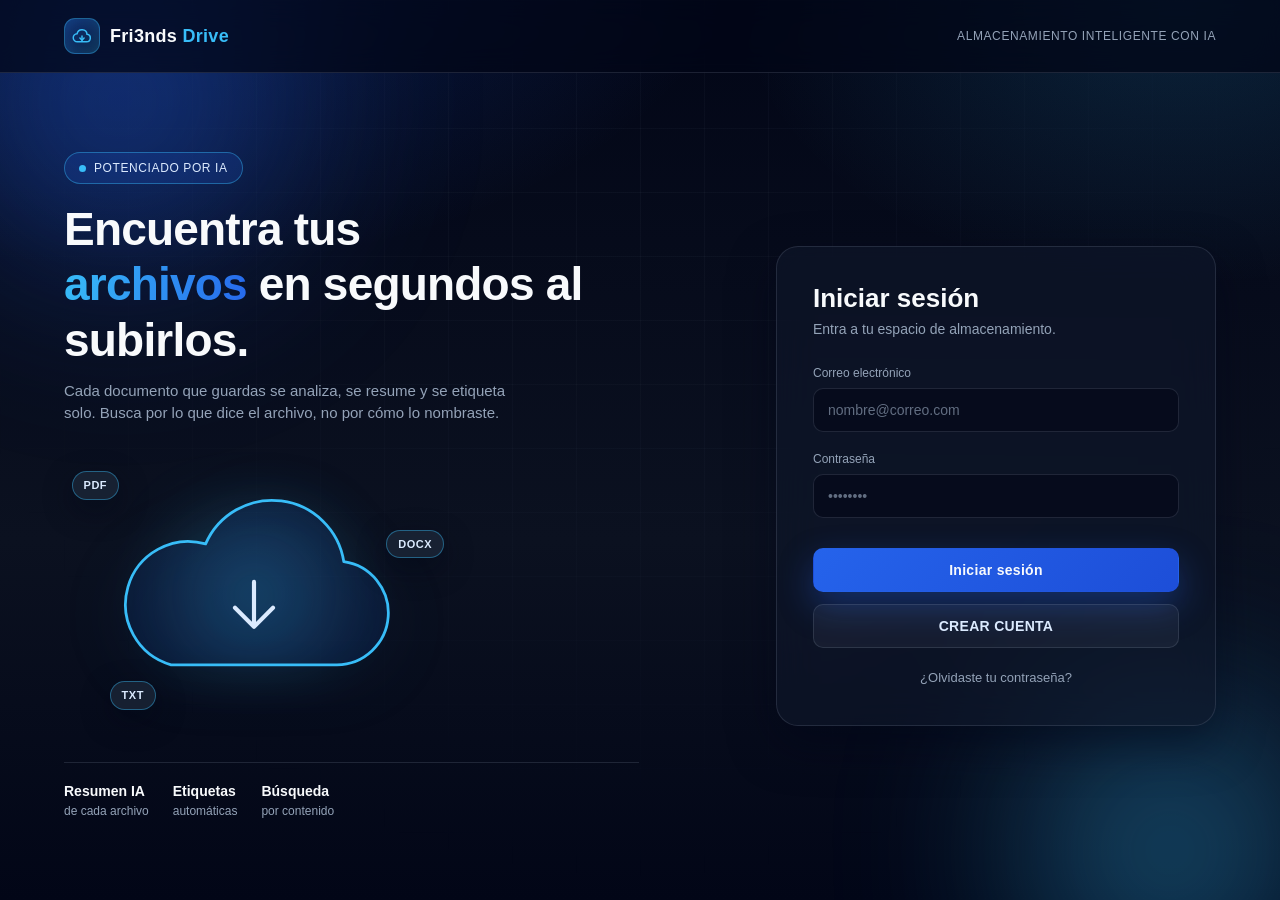
<file: Fri3ndsDrive.Frontend/index.html>
<!DOCTYPE html>
<html lang="es">
<head>
    <meta charset="UTF-8">
    <meta name="viewport" content="width=device-width, initial-scale=1.0">
    <title>Fri3nds Drive | Iniciar sesión</title>
    <link rel="stylesheet" href="styles.css">
</head>
<body>

    <!-- ===== Fondo ambiental (luces de la nube) ===== -->
    <div class="fondo-ambiental" aria-hidden="true">
        <span class="orbe orbe-a"></span>
        <span class="orbe orbe-b"></span>
        <span class="rejilla"></span>
    </div>

    <!-- ===== Navbar fija ===== -->
    <nav class="navbar">
        <div class="navbar-inner">
            <a class="logo" href="index.html">
                <span class="logo-mark" aria-hidden="true">
                    <svg viewBox="0 0 24 24" fill="none" stroke="currentColor" stroke-width="1.8"
                         stroke-linecap="round" stroke-linejoin="round">
                        <path d="M17.5 19a4.5 4.5 0 0 0 .5-8.97A6 6 0 0 0 6.1 9.4 3.8 3.8 0 0 0 6.5 19z"/>
                        <path d="M12 12v5"/>
                        <path d="M9.5 14.5 12 17l2.5-2.5"/>
                    </svg>
                </span>
                <span class="logo-texto">Fri3nds <b>Drive</b></span>
            </a>
            <div class="nav-text">Almacenamiento inteligente con IA</div>
        </div>
    </nav>

    <!-- ===== Pantalla de inicio de sesión ===== -->
    <!-- IMPORTANTE: app.js oculta/muestra este bloque con .login-page (display: grid) -->
    <main class="login-page">

        <!-- Columna izquierda: hero -->
        <section class="login-hero">
            <span class="badge">
                <span class="badge-punto"></span>
                Potenciado por IA
            </span>

            <h1>Encuentra tus<br><span class="degradado"> archivos </span>en segundos al subirlos.</h1>

            <p class="hero-texto">
                Cada documento que guardas se analiza, se resume y se etiqueta solo.
                Busca por lo que dice el archivo, no por cómo lo nombraste.
            </p>

            <!-- Firma visual: nodos de archivo orbitando la nube -->
            <div class="nube-escena" aria-hidden="true">
                <div class="nube-glow"></div>
                <svg class="nube-svg" viewBox="0 0 220 130" role="presentation">
                    <path class="nube-trazo"
                          d="M62 108h96a30 30 0 0 0 4-59.7A42 42 0 0 0 82 38 26 26 0 0 0 62 108z"/>
                    <path class="nube-flecha" d="M110 60v26M99 75l11 11 11-11"/>
                </svg>
                <span class="nodo nodo-1">PDF</span>
                <span class="nodo nodo-2">DOCX</span>
                <span class="nodo nodo-3">TXT</span>
            </div>

            <ul class="hero-datos">
                <li><strong>Resumen IA</strong><span>de cada archivo</span></li>
                <li><strong>Etiquetas</strong><span>automáticas</span></li>
                <li><strong>Búsqueda</strong><span>por contenido</span></li>
            </ul>
        </section>

        <!-- Columna derecha: tarjeta de acceso -->
        <section class="login-card">
            <header class="card-header">
                <h2>Iniciar sesión</h2>
                <p>Entra a tu espacio de almacenamiento.</p>
            </header>

            <div class="campo">
                <label for="correoLogin">Correo electrónico</label>
                <input type="email" id="correoLogin" placeholder="nombre@correo.com" autocomplete="email">
            </div>

            <div class="campo">
                <label for="passwordLogin">Contraseña</label>
                <input type="password" id="passwordLogin" placeholder="••••••••" autocomplete="current-password">
            </div>

            <button class="btn btn-primario" onclick="iniciarSesion()">Iniciar sesión</button>

            <button class="btn btn-secundario" onclick="abrirRegistro()">CREAR CUENTA</button>

            <button class="btn-link" onclick="abrirRecuperacion()">¿Olvidaste tu contraseña?</button>

            <!-- app.js escribe aquí el resultado del login -->
            <p class="mensaje" id="mensajeLogin"></p>
        </section>

    </main>

    <!-- ===== Dashboard (oculto hasta iniciar sesión) ===== -->
    <section class="dashboard" id="dashboard">

        <div class="dashboard-header">
            <div class="dashboard-bienvenida">
                <span class="eyebrow">Panel de archivos</span>
                <!-- app.js escribe "Bienvenido, {nombre}" aquí -->
                <h2 id="usuarioTexto">Usuario conectado</h2>
            </div>
            <button class="btn btn-salir" onclick="cerrarSesion()">Cerrar sesión</button>
        </div>

        <div class="tools-grid">

            <!-- Subir archivo -->
            <article class="tool-card">
                <div class="tool-icono" aria-hidden="true">
                    <svg viewBox="0 0 24 24" fill="none" stroke="currentColor" stroke-width="1.8"
                         stroke-linecap="round" stroke-linejoin="round">
                        <path d="M12 16V6"/><path d="m8 10 4-4 4 4"/>
                        <path d="M20 16.5V19a2 2 0 0 1-2 2H6a2 2 0 0 1-2-2v-2.5"/>
                    </svg>
                </div>
                <h3>Subir archivo</h3>
                <p class="tool-texto">La IA lo resume y lo etiqueta al terminar la carga.</p>

                <!-- Zona de selección: el input real conserva el id "archivo" -->
                <label class="dropzone" for="archivo">
                    <span class="dropzone-titulo">Selecciona un archivo</span>
                    <span class="dropzone-nombre" id="nombreArchivoSeleccionado">Ningún archivo seleccionado</span>
                    <input type="file" id="archivo">
                </label>

                <button class="btn btn-primario" onclick="subirArchivo()">Subir archivo</button>
            </article>

            <!-- Búsqueda inteligente -->
            <article class="tool-card">
                <div class="tool-icono" aria-hidden="true">
                    <svg viewBox="0 0 24 24" fill="none" stroke="currentColor" stroke-width="1.8"
                         stroke-linecap="round" stroke-linejoin="round">
                        <circle cx="11" cy="11" r="7"/><path d="m20 20-3.5-3.5"/>
                    </svg>
                </div>
                <h3>Búsqueda inteligente</h3>
                <p class="tool-texto">Busca por nombre, etiqueta o contenido del documento.</p>

                <div class="campo">
                    <input type="text" id="textoBusqueda" placeholder="Ej. factura, contrato, reporte...">
                </div>

                <div class="tool-acciones">
                    <button class="btn btn-primario" onclick="buscarArchivos()">Buscar</button>
                    <button class="btn btn-secundario" onclick="cargarArchivos()">Ver todos</button>
                </div>
            </article>

        </div>

        <h3 class="section-title">Mis archivos</h3>

        <!-- app.js pinta aquí las tarjetas de archivo -->
        <div id="listaArchivos" class="file-list"></div>

    </section>

    <!-- ===== Avisos flotantes (reemplazan a los alert feos) ===== -->
    <div id="toastZona" class="toast-zona" aria-live="polite"></div>

    <!-- ===== Confirmación visual al eliminar ===== -->
    <div id="modalConfirmar" class="modal-fondo" role="dialog" aria-modal="true">
        <div class="modal-card">
            <h3 id="modalTitulo">Eliminar archivo</h3>
            <p id="modalTexto">Esta acción no se puede deshacer.</p>
            <div class="modal-acciones">
                <button class="btn btn-secundario" id="modalCancelar">Cancelar</button>
                <button class="btn btn-peligro" id="modalAceptar">Eliminar</button>
            </div>
        </div>
    </div>

    <script src="app.js"></script>
</body>
</html>
</file>
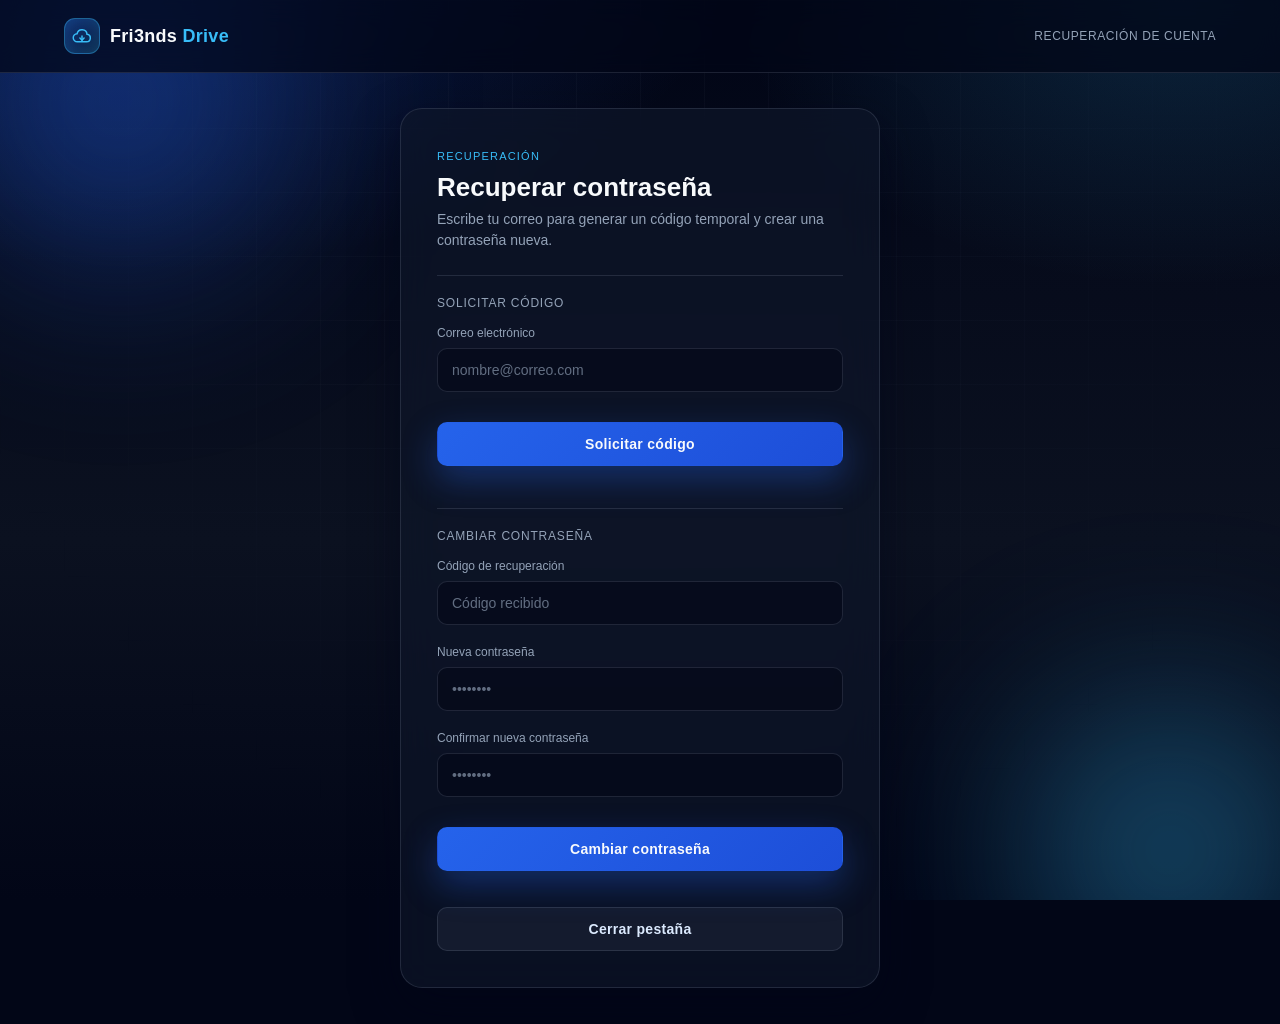
<file: Fri3ndsDrive.Frontend/recuperacion.html>
<!DOCTYPE html>
<html lang="es">
<head>
    <meta charset="UTF-8">
    <meta name="viewport" content="width=device-width, initial-scale=1.0">
    <title>Fri3nds Drive | Recuperar contraseña</title>
    <link rel="stylesheet" href="styles.css">
</head>
<body>

    <div class="fondo-ambiental" aria-hidden="true">
        <span class="orbe orbe-a"></span>
        <span class="orbe orbe-b"></span>
        <span class="rejilla"></span>
    </div>

    <nav class="navbar">
        <div class="navbar-inner">
            <a class="logo" href="index.html">
                <span class="logo-mark" aria-hidden="true">
                    <svg viewBox="0 0 24 24" fill="none" stroke="currentColor" stroke-width="1.8"
                         stroke-linecap="round" stroke-linejoin="round">
                        <path d="M17.5 19a4.5 4.5 0 0 0 .5-8.97A6 6 0 0 0 6.1 9.4 3.8 3.8 0 0 0 6.5 19z"/>
                        <path d="M12 12v5"/><path d="M9.5 14.5 12 17l2.5-2.5"/>
                    </svg>
                </span>
                <span class="logo-texto">Fri3nds <b>Drive</b></span>
            </a>
            <div class="nav-text">Recuperación de cuenta</div>
        </div>
    </nav>

    <main class="form-page">
        <section class="form-card">

            <span class="eyebrow">Recuperación</span>
            <h2>Recuperar contraseña</h2>
            <p class="form-description">
                Escribe tu correo para generar un código temporal y crear una contraseña nueva.
            </p>

            <!-- Paso 1: solicitar código -->
            <div class="bloque-paso">
                <span class="paso-etiqueta">Solicitar código</span>

                <div class="campo">
                    <label for="correoRecuperacion">Correo electrónico</label>
                    <input type="email" id="correoRecuperacion" placeholder="nombre@correo.com" autocomplete="email">
                </div>

                <button class="btn btn-primario" onclick="solicitarRecuperacion()">Solicitar código</button>

                <!-- app.js muestra aquí el código temporal si el backend lo devuelve -->
                <div id="codigoBox" class="codigo-box"></div>
            </div>

            <!-- Paso 2: cambiar contraseña -->
            <div class="bloque-paso">
                <span class="paso-etiqueta">Cambiar contraseña</span>

                <div class="campo">
                    <label for="codigoRecuperacion">Código de recuperación</label>
                    <input type="text" id="codigoRecuperacion" placeholder="Código recibido">
                </div>

                <div class="campo">
                    <label for="nuevaPassword">Nueva contraseña</label>
                    <input type="password" id="nuevaPassword" placeholder="••••••••" autocomplete="new-password">
                </div>

                <div class="campo">
                    <label for="confirmarNuevaPassword">Confirmar nueva contraseña</label>
                    <input type="password" id="confirmarNuevaPassword" placeholder="••••••••" autocomplete="new-password">
                </div>

                <button class="btn btn-primario" onclick="restablecerPassword()">Cambiar contraseña</button>
            </div>

            <button class="btn btn-secundario" onclick="window.close()">Cerrar pestaña</button>

            <!-- app.js escribe aquí los mensajes del proceso -->
            <p class="mensaje" id="mensajeRecuperacion"></p>

        </section>
    </main>

    <div id="toastZona" class="toast-zona" aria-live="polite"></div>

    <script src="app.js"></script>
</body>
</html>
</file>
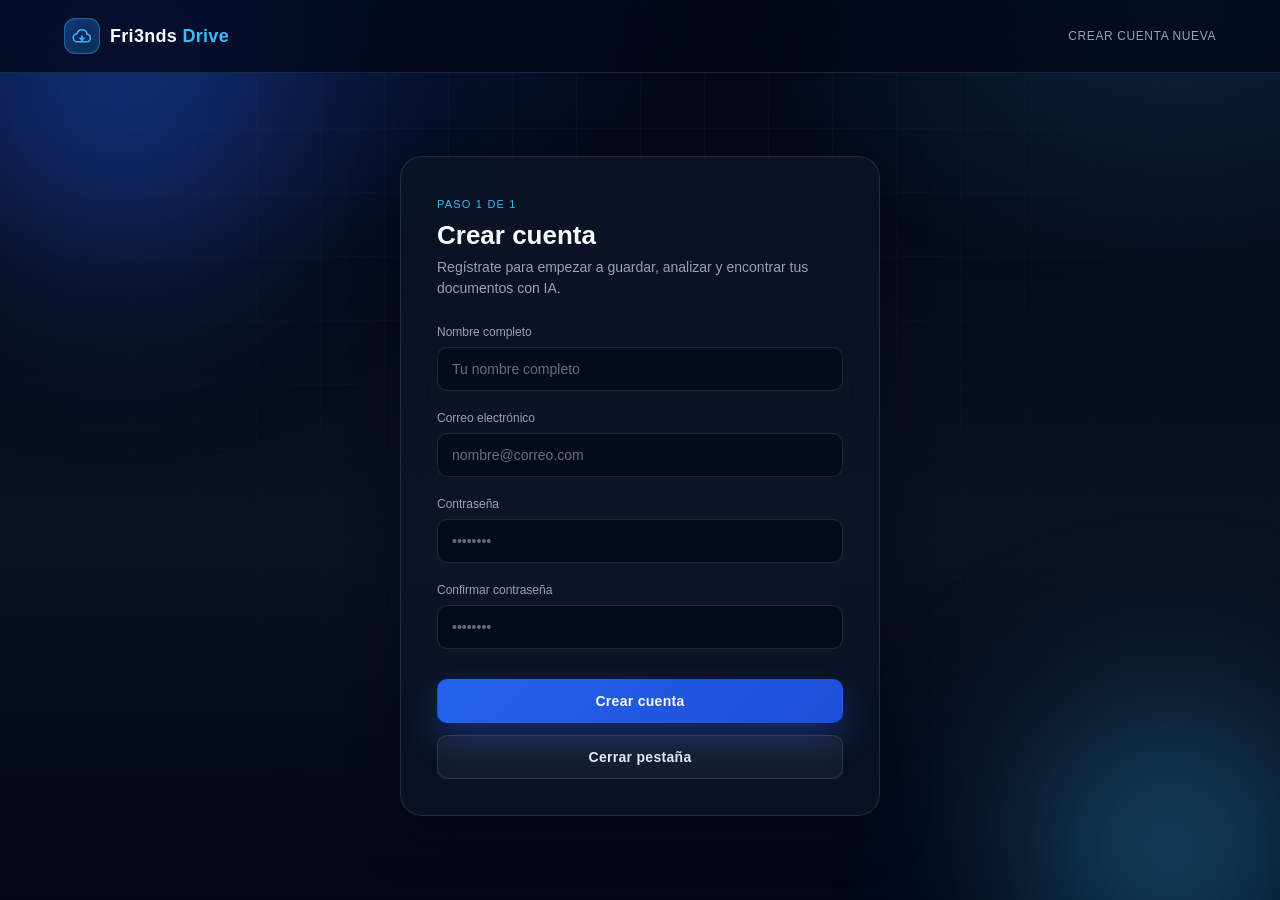
<file: Fri3ndsDrive.Frontend/registro.html>
<!DOCTYPE html>
<html lang="es">
<head>
    <meta charset="UTF-8">
    <meta name="viewport" content="width=device-width, initial-scale=1.0">
    <title>Fri3nds Drive | Crear cuenta</title>
    <link rel="stylesheet" href="styles.css">
</head>
<body>

    <div class="fondo-ambiental" aria-hidden="true">
        <span class="orbe orbe-a"></span>
        <span class="orbe orbe-b"></span>
        <span class="rejilla"></span>
    </div>

    <nav class="navbar">
        <div class="navbar-inner">
            <a class="logo" href="index.html">
                <span class="logo-mark" aria-hidden="true">
                    <svg viewBox="0 0 24 24" fill="none" stroke="currentColor" stroke-width="1.8"
                         stroke-linecap="round" stroke-linejoin="round">
                        <path d="M17.5 19a4.5 4.5 0 0 0 .5-8.97A6 6 0 0 0 6.1 9.4 3.8 3.8 0 0 0 6.5 19z"/>
                        <path d="M12 12v5"/><path d="M9.5 14.5 12 17l2.5-2.5"/>
                    </svg>
                </span>
                <span class="logo-texto">Fri3nds <b>Drive</b></span>
            </a>
            <div class="nav-text">Crear cuenta nueva</div>
        </div>
    </nav>

    <main class="form-page">
        <section class="form-card">

            <span class="eyebrow">Paso 1 de 1</span>
            <h2>Crear cuenta</h2>
            <p class="form-description">
                Regístrate para empezar a guardar, analizar y encontrar tus documentos con IA.
            </p>

            <div class="campo">
                <label for="nombreRegistro">Nombre completo</label>
                <input type="text" id="nombreRegistro" placeholder="Tu nombre completo" autocomplete="name">
            </div>

            <div class="campo">
                <label for="correoRegistro">Correo electrónico</label>
                <input type="email" id="correoRegistro" placeholder="nombre@correo.com" autocomplete="email">
            </div>

            <div class="campo">
                <label for="passwordRegistro">Contraseña</label>
                <input type="password" id="passwordRegistro" placeholder="••••••••" autocomplete="new-password">
            </div>

            <div class="campo">
                <label for="confirmarPasswordRegistro">Confirmar contraseña</label>
                <input type="password" id="confirmarPasswordRegistro" placeholder="••••••••" autocomplete="new-password">
            </div>

            <button class="btn btn-primario" onclick="registrarUsuario()">Crear cuenta</button>
            <button class="btn btn-secundario" onclick="window.close()">Cerrar pestaña</button>

            <!-- app.js escribe aquí el resultado del registro -->
            <p class="mensaje" id="mensajeRegistro"></p>

        </section>
    </main>

    <div id="toastZona" class="toast-zona" aria-live="polite"></div>

    <script src="app.js"></script>
</body>
</html>
</file>
<file: Fri3ndsDrive.Frontend/styles.css>
/* ============================================================
   FRI3NDS DRIVE — Hoja de estilos principal
   Estilo: azul tecnológico premium, glassmorphism moderado.
   Sin frameworks, sin librerías externas. HTML/CSS/JS puro.
   ============================================================ */

/* ---------- 1. Tokens de diseño ---------- */
:root {
    /* Color */
    --fondo:            #020617;
    --azul-profundo:    #0F172A;
    --azul-principal:   #2563EB;
    --azul-brillante:   #38BDF8;
    --azul-suave:       #DBEAFE;
    --texto:            #F8FAFC;
    --texto-2:          #94A3B8;
    --tarjeta-blanca:   rgba(255, 255, 255, 0.92);
    --rojo:             #DC2626;
    --verde:            #10B981;

    /* Superficies de vidrio */
    --vidrio:           rgba(15, 23, 42, 0.62);
    --vidrio-alto:      rgba(30, 41, 59, 0.72);
    --borde:            rgba(148, 163, 184, 0.18);
    --borde-vivo:       rgba(56, 189, 248, 0.42);

    /* Espaciado */
    --sp-1: 6px;
    --sp-2: 12px;
    --sp-3: 18px;
    --sp-4: 24px;
    --sp-5: 36px;
    --sp-6: 56px;

    /* Bordes */
    --r-sm: 10px;
    --r-md: 16px;
    --r-lg: 22px;
    --r-full: 999px;

    /* Sombras */
    --sombra-suave: 0 10px 30px rgba(2, 6, 23, 0.45);
    --sombra-media: 0 18px 45px rgba(2, 6, 23, 0.55);
    --sombra-azul:  0 14px 34px rgba(37, 99, 235, 0.35);

    /* Tipografía (guía de estilo: Segoe UI títulos / Arial contenido) */
    --fuente: 'Inter', 'Segoe UI', Arial, sans-serif;

    /* Movimiento */
    --trans: 200ms cubic-bezier(0.22, 1, 0.36, 1);
}

/* ---------- 2. Base ---------- */
* { box-sizing: border-box; margin: 0; padding: 0; }

html { scroll-behavior: smooth; }

body {
    min-height: 100vh;
    font-family: var(--fuente);
    font-size: 14px;
    line-height: 1.5;
    color: var(--texto);
    background: var(--fondo);
    background-image:
        radial-gradient(1000px 600px at 12% -10%, rgba(37, 99, 235, 0.28), transparent 60%),
        radial-gradient(800px 520px at 92% 0%, rgba(56, 189, 248, 0.16), transparent 55%),
        linear-gradient(180deg, #020617 0%, #0B1120 60%, #020617 100%);
    background-attachment: fixed;
    padding-top: 72px; /* espacio de la navbar fija */
    -webkit-font-smoothing: antialiased;
}

h1, h2, h3 { font-family: 'Segoe UI', 'Inter', Arial, sans-serif; line-height: 1.2; }

a { color: inherit; text-decoration: none; }

/* ---------- 3. Fondo ambiental ---------- */
.fondo-ambiental {
    position: fixed;
    inset: 0;
    z-index: -1;
    overflow: hidden;
    pointer-events: none;
}

.orbe {
    position: absolute;
    border-radius: 50%;
    filter: blur(90px);
    opacity: 0.55;
}

.orbe-a {
    width: 480px; height: 480px;
    top: -140px; left: -120px;
    background: radial-gradient(circle, var(--azul-principal), transparent 70%);
    animation: flotar 16s ease-in-out infinite;
}

.orbe-b {
    width: 420px; height: 420px;
    bottom: -160px; right: -100px;
    background: radial-gradient(circle, var(--azul-brillante), transparent 70%);
    animation: flotar 20s ease-in-out infinite reverse;
}

.rejilla {
    position: absolute;
    inset: 0;
    background-image:
        linear-gradient(rgba(148, 163, 184, 0.05) 1px, transparent 1px),
        linear-gradient(90deg, rgba(148, 163, 184, 0.05) 1px, transparent 1px);
    background-size: 64px 64px;
    mask-image: radial-gradient(circle at 50% 20%, #000 0%, transparent 75%);
    -webkit-mask-image: radial-gradient(circle at 50% 20%, #000 0%, transparent 75%);
}

@keyframes flotar {
    0%, 100% { transform: translate(0, 0) scale(1); }
    50%      { transform: translate(30px, 40px) scale(1.08); }
}

/* ---------- 4. Navbar fija ---------- */
.navbar {
    position: fixed;
    top: 0; left: 0; right: 0;
    z-index: 50;
    background: rgba(2, 6, 23, 0.72);
    backdrop-filter: blur(14px);
    -webkit-backdrop-filter: blur(14px);
    border-bottom: 1px solid var(--borde);
}

.navbar-inner {
    max-width: 1200px;
    margin: 0 auto;
    padding: var(--sp-3) var(--sp-4);
    display: flex;
    align-items: center;
    justify-content: space-between;
    gap: var(--sp-3);
}

.logo {
    display: flex;
    align-items: center;
    gap: 10px;
    font-size: 18px;
    letter-spacing: 0.3px;
    color: var(--texto);
}

.logo b { color: var(--azul-brillante); font-weight: 700; }
.logo-texto { font-family: 'Segoe UI', Arial, sans-serif; font-weight: 600; }

.logo-mark {
    display: grid;
    place-items: center;
    width: 36px; height: 36px;
    border-radius: 11px;
    color: var(--azul-brillante);
    background: linear-gradient(140deg, rgba(37, 99, 235, 0.35), rgba(56, 189, 248, 0.12));
    border: 1px solid var(--borde-vivo);
    box-shadow: inset 0 0 18px rgba(56, 189, 248, 0.18);
}

.logo-mark svg { width: 20px; height: 20px; }

.nav-text {
    color: var(--texto-2);
    font-size: 12px;
    letter-spacing: 0.6px;
    text-transform: uppercase;
}

/* ---------- 5. Layout de acceso ---------- */
/* app.js usa display:grid para volver a mostrar esta pantalla al cerrar sesión */
.login-page {
    display: grid;
    grid-template-columns: 1.05fr 0.95fr;
    align-items: center;
    gap: var(--sp-6);
    max-width: 1200px;
    margin: 0 auto;
    padding: var(--sp-6) var(--sp-4);
    min-height: calc(100vh - 72px);
}

/* Hero */
.login-hero { animation: entrar 600ms var(--trans) both; }

.badge {
    display: inline-flex;
    align-items: center;
    gap: 8px;
    padding: 6px 14px;
    border-radius: var(--r-full);
    font-size: 12px;
    letter-spacing: 0.6px;
    text-transform: uppercase;
    color: var(--azul-suave);
    background: rgba(37, 99, 235, 0.16);
    border: 1px solid var(--borde-vivo);
}

.badge-punto {
    width: 7px; height: 7px;
    border-radius: 50%;
    background: var(--azul-brillante);
    box-shadow: 0 0 0 0 rgba(56, 189, 248, 0.6);
    animation: latido 2.4s infinite;
}

@keyframes latido {
    0%   { box-shadow: 0 0 0 0 rgba(56, 189, 248, 0.55); }
    70%  { box-shadow: 0 0 0 9px rgba(56, 189, 248, 0); }
    100% { box-shadow: 0 0 0 0 rgba(56, 189, 248, 0); }
}

.login-hero h1 {
    margin: var(--sp-3) 0 var(--sp-2);
    font-size: 46px;
    font-weight: 700;
    letter-spacing: -0.8px;
}

.degradado {
    background: linear-gradient(100deg, var(--azul-brillante), var(--azul-principal));
    -webkit-background-clip: text;
    background-clip: text;
    color: transparent;
}

.hero-texto {
    max-width: 460px;
    color: var(--texto-2);
    font-size: 15px;
    font-family: Arial, sans-serif;
}

/* Firma visual: nube con nodos orbitando */
.nube-escena {
    position: relative;
    width: 100%;
    max-width: 380px;
    margin: var(--sp-5) 0;
    aspect-ratio: 220 / 150;
}

.nube-glow {
    position: absolute;
    inset: 12% 10% 18% 10%;
    background: radial-gradient(circle at 50% 55%, rgba(56, 189, 248, 0.28), transparent 68%);
    filter: blur(24px);
}

.nube-svg { position: relative; width: 100%; height: 100%; overflow: visible; }

.nube-trazo {
    fill: rgba(37, 99, 235, 0.10);
    stroke: var(--azul-brillante);
    stroke-width: 1.6;
    stroke-linejoin: round;
    filter: drop-shadow(0 6px 18px rgba(56, 189, 248, 0.25));
}

.nube-flecha {
    fill: none;
    stroke: var(--azul-suave);
    stroke-width: 2.4;
    stroke-linecap: round;
    stroke-linejoin: round;
    animation: subir 2.6s ease-in-out infinite;
}

@keyframes subir {
    0%, 100% { transform: translateY(0); opacity: 0.85; }
    50%      { transform: translateY(-6px); opacity: 1; }
}

.nodo {
    position: absolute;
    padding: 5px 11px;
    border-radius: var(--r-full);
    font-size: 11px;
    font-weight: 600;
    letter-spacing: 0.5px;
    color: var(--azul-suave);
    background: var(--vidrio-alto);
    border: 1px solid var(--borde-vivo);
    backdrop-filter: blur(8px);
    -webkit-backdrop-filter: blur(8px);
    box-shadow: var(--sombra-suave);
}

.nodo-1 { top: 4%;  left: 2%;  animation: flotar-nodo 5s ease-in-out infinite; }
.nodo-2 { top: 26%; right: 0;  animation: flotar-nodo 6.5s ease-in-out infinite 0.4s; }
.nodo-3 { bottom: 6%; left: 12%; animation: flotar-nodo 7.5s ease-in-out infinite 0.9s; }

@keyframes flotar-nodo {
    0%, 100% { transform: translateY(0); }
    50%      { transform: translateY(-10px); }
}

/* Datos del hero */
.hero-datos {
    display: flex;
    flex-wrap: wrap;
    gap: var(--sp-4);
    list-style: none;
    padding-top: var(--sp-3);
    border-top: 1px solid var(--borde);
}

.hero-datos li { display: flex; flex-direction: column; }
.hero-datos strong { color: var(--texto); font-size: 14px; }
.hero-datos span { color: var(--texto-2); font-size: 12px; }

/* ---------- 6. Tarjetas de formulario ---------- */
.login-card,
.form-card {
    background: var(--vidrio);
    border: 1px solid var(--borde);
    border-radius: var(--r-lg);
    padding: var(--sp-5);
    box-shadow: var(--sombra-media);
    backdrop-filter: blur(18px);
    -webkit-backdrop-filter: blur(18px);
    animation: entrar 600ms var(--trans) both 120ms;
}

.login-card { max-width: 440px; width: 100%; justify-self: end; }

.card-header { margin-bottom: var(--sp-4); }
.card-header h2 { font-size: 26px; }
.card-header p { color: var(--texto-2); margin-top: 4px; font-family: Arial, sans-serif; }

.form-page {
    display: grid;
    place-items: center;
    min-height: calc(100vh - 72px);
    padding: var(--sp-5) var(--sp-4);
}

.form-card { width: 100%; max-width: 480px; }
.form-card h2 { font-size: 26px; margin: var(--sp-1) 0; }

.form-description {
    color: var(--texto-2);
    margin-bottom: var(--sp-4);
    font-family: Arial, sans-serif;
}

.eyebrow {
    display: inline-block;
    font-size: 11px;
    letter-spacing: 1.2px;
    text-transform: uppercase;
    color: var(--azul-brillante);
}

/* Bloques por paso (recuperación) */
.bloque-paso {
    position: relative;
    padding: var(--sp-3) 0 var(--sp-4);
    border-top: 1px solid var(--borde);
    margin-top: var(--sp-3);
}

.paso-etiqueta {
    display: block;
    margin-bottom: var(--sp-2);
    font-size: 12px;
    letter-spacing: 0.8px;
    text-transform: uppercase;
    color: var(--texto-2);
}

/* ---------- 7. Campos ---------- */
.campo { margin-bottom: var(--sp-3); }

.campo label {
    display: block;
    margin-bottom: 6px;
    font-size: 12px;
    color: var(--texto-2);
}

input[type="text"],
input[type="email"],
input[type="password"] {
    width: 100%;
    padding: 13px 14px;
    font-family: Arial, sans-serif;
    font-size: 14px;
    color: var(--texto);
    background: rgba(2, 6, 23, 0.55);
    border: 1px solid var(--borde);
    border-radius: var(--r-sm);
    transition: border-color var(--trans), box-shadow var(--trans), background var(--trans);
}

input::placeholder { color: rgba(148, 163, 184, 0.65); }

input[type="text"]:focus,
input[type="email"]:focus,
input[type="password"]:focus {
    outline: none;
    background: rgba(2, 6, 23, 0.85);
    border-color: var(--azul-brillante);
    box-shadow: 0 0 0 4px rgba(56, 189, 248, 0.14);
}

/* ---------- 8. Botones ---------- */
.btn {
    width: 100%;
    padding: 13px 18px;
    margin-top: var(--sp-2);
    font-family: var(--fuente);
    font-size: 14px;
    font-weight: 600;
    letter-spacing: 0.3px;
    color: var(--texto);
    border: 1px solid transparent;
    border-radius: var(--r-sm);
    cursor: pointer;
    transition: transform var(--trans), box-shadow var(--trans),
                background var(--trans), border-color var(--trans);
}

.btn:active { transform: translateY(1px) scale(0.995); }

.btn:focus-visible,
.btn-link:focus-visible {
    outline: 2px solid var(--azul-brillante);
    outline-offset: 2px;
}

.btn-primario {
    background: linear-gradient(135deg, var(--azul-principal), #1D4ED8);
    box-shadow: var(--sombra-azul);
}

.btn-primario:hover {
    transform: translateY(-2px);
    background: linear-gradient(135deg, #3B82F6, var(--azul-principal));
    box-shadow: 0 18px 40px rgba(37, 99, 235, 0.48);
}

.btn-secundario {
    background: rgba(148, 163, 184, 0.08);
    border-color: var(--borde);
    color: var(--azul-suave);
}

.btn-secundario:hover {
    transform: translateY(-2px);
    border-color: var(--borde-vivo);
    background: rgba(56, 189, 248, 0.12);
}

.btn-peligro {
    background: rgba(220, 38, 38, 0.14);
    border-color: rgba(220, 38, 38, 0.45);
    color: #FCA5A5;
}

.btn-peligro:hover {
    transform: translateY(-2px);
    background: var(--rojo);
    color: #fff;
    box-shadow: 0 14px 32px rgba(220, 38, 38, 0.35);
}

.btn-salir {
    width: auto;
    margin-top: 0;
    background: rgba(148, 163, 184, 0.08);
    border-color: var(--borde);
    color: var(--texto-2);
}

.btn-salir:hover {
    transform: translateY(-2px);
    color: var(--texto);
    border-color: var(--borde-vivo);
}

.btn-link {
    display: block;
    width: 100%;
    margin-top: var(--sp-3);
    padding: 4px;
    background: none;
    border: none;
    font-family: var(--fuente);
    font-size: 13px;
    color: var(--texto-2);
    cursor: pointer;
    transition: color var(--trans);
}

.btn-link:hover { color: var(--azul-brillante); }

/* ---------- 9. Mensajes ---------- */
/* app.js solo escribe texto: la caja aparece únicamente cuando hay contenido. */
.mensaje {
    margin-top: var(--sp-3);
    padding: 11px 13px;
    font-size: 13px;
    font-family: Arial, sans-serif;
    color: var(--azul-suave);
    background: rgba(37, 99, 235, 0.12);
    border-left: 3px solid var(--azul-brillante);
    border-radius: 0 var(--r-sm) var(--r-sm) 0;
    animation: entrar 300ms var(--trans) both;
}

.mensaje:empty { display: none; }
.mensaje.ok    { color: #A7F3D0; background: rgba(16, 185, 129, 0.12); border-left-color: var(--verde); }
.mensaje.error { color: #FCA5A5; background: rgba(220, 38, 38, 0.12); border-left-color: var(--rojo); }

.codigo-box {
    display: none; /* app.js lo muestra al recibir el código temporal */
    margin-top: var(--sp-3);
    padding: 14px;
    font-family: 'Consolas', 'Courier New', monospace;
    font-size: 14px;
    letter-spacing: 1px;
    color: var(--azul-suave);
    background: rgba(2, 6, 23, 0.7);
    border: 1px dashed var(--borde-vivo);
    border-radius: var(--r-sm);
}

/* ---------- 10. Dashboard ---------- */
/* Oculto por defecto: app.js lo cambia a display:block tras iniciar sesión. */
.dashboard {
    display: none;
    max-width: 1200px;
    margin: 0 auto;
    padding: var(--sp-5) var(--sp-4) var(--sp-6);
    animation: entrar 500ms var(--trans) both;
}

.dashboard-header {
    display: flex;
    align-items: center;
    justify-content: space-between;
    gap: var(--sp-3);
    flex-wrap: wrap;
    padding: var(--sp-4);
    border: 1px solid var(--borde);
    border-radius: var(--r-lg);
    background: var(--vidrio);
    backdrop-filter: blur(14px);
    -webkit-backdrop-filter: blur(14px);
    box-shadow: var(--sombra-suave);
}

.dashboard-bienvenida h2 { font-size: 24px; margin-top: 2px; }

/* Herramientas */
.tools-grid {
    display: grid;
    grid-template-columns: repeat(auto-fit, minmax(300px, 1fr));
    gap: var(--sp-3);
    margin-top: var(--sp-3);
}

.tool-card {
    display: flex;
    flex-direction: column;
    padding: var(--sp-4);
    background: var(--vidrio);
    border: 1px solid var(--borde);
    border-radius: var(--r-lg);
    box-shadow: var(--sombra-suave);
    backdrop-filter: blur(14px);
    -webkit-backdrop-filter: blur(14px);
    transition: transform var(--trans), border-color var(--trans), box-shadow var(--trans);
}

.tool-card:hover {
    transform: translateY(-3px);
    border-color: var(--borde-vivo);
    box-shadow: var(--sombra-media);
}

.tool-icono {
    display: grid;
    place-items: center;
    width: 40px; height: 40px;
    margin-bottom: var(--sp-2);
    border-radius: 12px;
    color: var(--azul-brillante);
    background: rgba(37, 99, 235, 0.18);
    border: 1px solid var(--borde-vivo);
}

.tool-icono svg { width: 20px; height: 20px; }

.tool-card h3 { font-size: 18px; }

.tool-texto {
    margin: 4px 0 var(--sp-3);
    color: var(--texto-2);
    font-size: 13px;
    font-family: Arial, sans-serif;
}

.tool-acciones { display: flex; gap: var(--sp-2); }
.tool-acciones .btn { flex: 1; }

/* Zona de selección de archivo */
.dropzone {
    display: block;
    padding: var(--sp-4);
    text-align: center;
    border: 1.5px dashed rgba(148, 163, 184, 0.35);
    border-radius: var(--r-md);
    background: rgba(2, 6, 23, 0.45);
    cursor: pointer;
    transition: border-color var(--trans), background var(--trans);
}

.dropzone:hover {
    border-color: var(--azul-brillante);
    background: rgba(37, 99, 235, 0.10);
}

.dropzone-titulo { display: block; font-weight: 600; color: var(--texto); }

.dropzone-nombre {
    display: block;
    margin-top: 4px;
    font-size: 12px;
    color: var(--texto-2);
    word-break: break-all;
}

.dropzone input[type="file"] {
    position: absolute;
    width: 1px; height: 1px;
    opacity: 0;
    pointer-events: none;
}

/* Título de sección */
.section-title {
    margin: var(--sp-5) 0 var(--sp-3);
    font-size: 18px;
    letter-spacing: 0.2px;
}

.section-title::after {
    content: "";
    display: block;
    width: 46px; height: 3px;
    margin-top: 8px;
    border-radius: var(--r-full);
    background: linear-gradient(90deg, var(--azul-brillante), transparent);
}

/* ---------- 11. Tarjetas de archivo ---------- */
.file-list {
    display: grid;
    grid-template-columns: repeat(auto-fill, minmax(320px, 1fr));
    gap: var(--sp-3);
}

.file-list > p {
    grid-column: 1 / -1;
    padding: var(--sp-5);
    text-align: center;
    color: var(--texto-2);
    border: 1px dashed var(--borde);
    border-radius: var(--r-lg);
    background: rgba(15, 23, 42, 0.4);
}

.file-card {
    display: flex;
    flex-direction: column;
    padding: var(--sp-4);
    background: var(--vidrio);
    border: 1px solid var(--borde);
    border-radius: var(--r-lg);
    box-shadow: var(--sombra-suave);
    backdrop-filter: blur(14px);
    -webkit-backdrop-filter: blur(14px);
    transition: transform var(--trans), border-color var(--trans), box-shadow var(--trans);
    animation: entrar 420ms var(--trans) both;
}

.file-card:hover {
    transform: translateY(-4px);
    border-color: var(--borde-vivo);
    box-shadow: var(--sombra-media);
}

.file-card h3 {
    font-size: 16px;
    word-break: break-word;
    padding-right: var(--sp-2);
}

.file-top {
    display: flex;
    align-items: flex-start;
    gap: var(--sp-2);
    margin-bottom: var(--sp-3);
}

.file-ext {
    flex-shrink: 0;
    display: grid;
    place-items: center;
    width: 42px; height: 42px;
    border-radius: 12px;
    font-size: 11px;
    font-weight: 700;
    letter-spacing: 0.5px;
    color: var(--azul-suave);
    background: linear-gradient(140deg, rgba(37, 99, 235, 0.4), rgba(56, 189, 248, 0.14));
    border: 1px solid var(--borde-vivo);
}

/* Metadatos */
.file-meta {
    display: flex;
    flex-wrap: wrap;
    gap: 6px;
    margin-bottom: var(--sp-3);
}

.meta-item {
    padding: 4px 9px;
    font-size: 11px;
    color: var(--texto-2);
    background: rgba(2, 6, 23, 0.55);
    border: 1px solid var(--borde);
    border-radius: var(--r-full);
}

/* Resumen IA: caja interna destacada */
.resumen-ia {
    position: relative;
    padding: var(--sp-3);
    margin-bottom: var(--sp-3);
    font-family: Arial, sans-serif;
    font-size: 13px;
    color: var(--azul-suave);
    background: rgba(37, 99, 235, 0.10);
    border: 1px solid rgba(56, 189, 248, 0.28);
    border-left: 3px solid var(--azul-brillante);
    border-radius: 0 var(--r-md) var(--r-md) 0;
}

.resumen-ia-titulo {
    display: block;
    margin-bottom: 5px;
    font-size: 10px;
    font-weight: 700;
    letter-spacing: 1px;
    text-transform: uppercase;
    color: var(--azul-brillante);
}

/* Etiquetas IA como chips */
.etiquetas-ia {
    display: flex;
    flex-wrap: wrap;
    gap: 6px;
    margin-bottom: var(--sp-4);
}

.chip {
    padding: 5px 11px;
    font-size: 11px;
    font-weight: 600;
    color: var(--azul-suave);
    background: rgba(56, 189, 248, 0.12);
    border: 1px solid var(--borde-vivo);
    border-radius: var(--r-full);
    transition: background var(--trans), transform var(--trans);
}

.chip:hover { transform: translateY(-1px); background: rgba(56, 189, 248, 0.22); }
.chip.vacio { color: var(--texto-2); background: rgba(148,163,184,0.08); border-color: var(--borde); }

/* Acciones */
.file-actions {
    display: flex;
    gap: var(--sp-2);
    margin-top: auto;
}

.file-actions .btn { margin-top: 0; }
.file-actions .btn-primario { flex: 1.4; }
.file-actions .btn-eliminar { flex: 1; }

/* Compatibilidad con la clase antigua .btn-eliminar */
.btn-eliminar {
    background: rgba(220, 38, 38, 0.14);
    border-color: rgba(220, 38, 38, 0.45);
    color: #FCA5A5;
}

.btn-eliminar:hover {
    transform: translateY(-2px);
    background: var(--rojo);
    color: #fff;
    box-shadow: 0 14px 32px rgba(220, 38, 38, 0.3);
}

/* ---------- 12. Avisos flotantes (toasts) ---------- */
.toast-zona {
    position: fixed;
    right: 20px;
    bottom: 20px;
    z-index: 90;
    display: flex;
    flex-direction: column;
    gap: 10px;
    max-width: min(360px, calc(100vw - 40px));
}

.toast {
    display: flex;
    align-items: flex-start;
    gap: 10px;
    padding: 13px 15px;
    font-size: 13px;
    color: var(--texto);
    background: var(--vidrio-alto);
    border: 1px solid var(--borde);
    border-left: 3px solid var(--azul-brillante);
    border-radius: var(--r-sm);
    box-shadow: var(--sombra-media);
    backdrop-filter: blur(14px);
    -webkit-backdrop-filter: blur(14px);
    animation: entrar-lateral 260ms var(--trans) both;
}

.toast.ok    { border-left-color: var(--verde); }
.toast.error { border-left-color: var(--rojo); }
.toast.saliendo { animation: salir-lateral 220ms ease-in forwards; }

/* ---------- 13. Modal de confirmación ---------- */
.modal-fondo {
    position: fixed;
    inset: 0;
    z-index: 100;
    display: none;
    place-items: center;
    padding: var(--sp-4);
    background: rgba(2, 6, 23, 0.72);
    backdrop-filter: blur(6px);
    -webkit-backdrop-filter: blur(6px);
}

.modal-fondo.abierto { display: grid; animation: entrar 200ms var(--trans) both; }

.modal-card {
    width: 100%;
    max-width: 400px;
    padding: var(--sp-5);
    background: var(--azul-profundo);
    border: 1px solid var(--borde-vivo);
    border-radius: var(--r-lg);
    box-shadow: var(--sombra-media);
    animation: entrar 260ms var(--trans) both;
}

.modal-card h3 { font-size: 19px; margin-bottom: 6px; }
.modal-card p { color: var(--texto-2); font-family: Arial, sans-serif; word-break: break-word; }

.modal-acciones {
    display: flex;
    gap: var(--sp-2);
    margin-top: var(--sp-4);
}

.modal-acciones .btn { margin-top: 0; }

/* ---------- 14. Animaciones ---------- */
@keyframes entrar {
    from { opacity: 0; transform: translateY(14px); }
    to   { opacity: 1; transform: translateY(0); }
}

@keyframes entrar-lateral {
    from { opacity: 0; transform: translateX(24px); }
    to   { opacity: 1; transform: translateX(0); }
}

@keyframes salir-lateral {
    to { opacity: 0; transform: translateX(24px); }
}

/* ---------- 15. Responsive ---------- */
@media (max-width: 960px) {
    .login-page {
        grid-template-columns: 1fr;
        gap: var(--sp-5);
        padding-top: var(--sp-5);
    }

    .login-card { justify-self: stretch; max-width: 100%; }
    .login-hero h1 { font-size: 36px; }
    .nube-escena { max-width: 300px; margin-inline: auto; }
}

@media (max-width: 640px) {
    body { padding-top: 64px; }

    .navbar-inner { padding: var(--sp-2) var(--sp-3); }
    .nav-text { display: none; }

    .login-hero h1 { font-size: 30px; }
    .login-card, .form-card { padding: var(--sp-4); }

    .dashboard { padding: var(--sp-4) var(--sp-3) var(--sp-5); }
    .dashboard-header { flex-direction: column; align-items: flex-start; }
    .btn-salir { width: 100%; }

    .file-list, .tools-grid { grid-template-columns: 1fr; }
    .toast-zona { left: 16px; right: 16px; max-width: none; }
}

/* ---------- 16. Accesibilidad: movimiento reducido ---------- */
@media (prefers-reduced-motion: reduce) {
    *, *::before, *::after {
        animation-duration: 0.01ms !important;
        animation-iteration-count: 1 !important;
        transition-duration: 0.01ms !important;
    }
}
</file>
